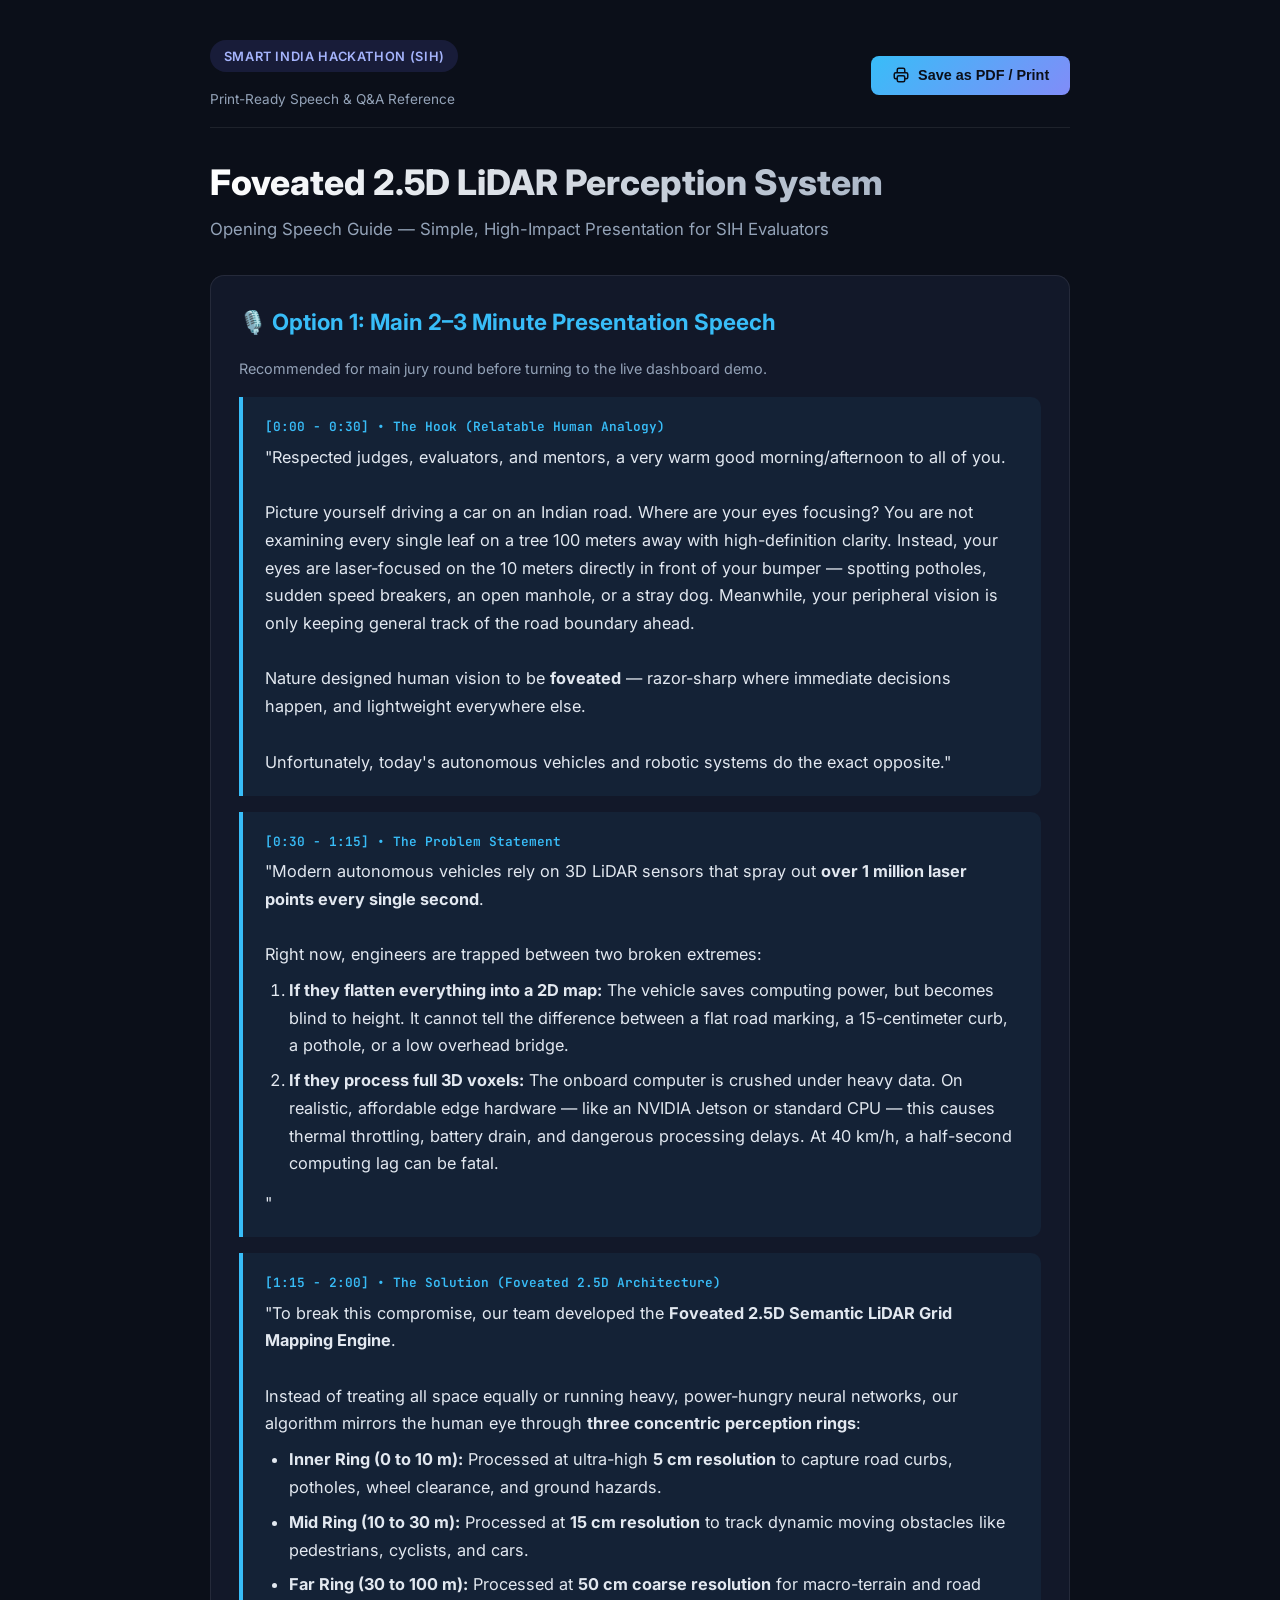
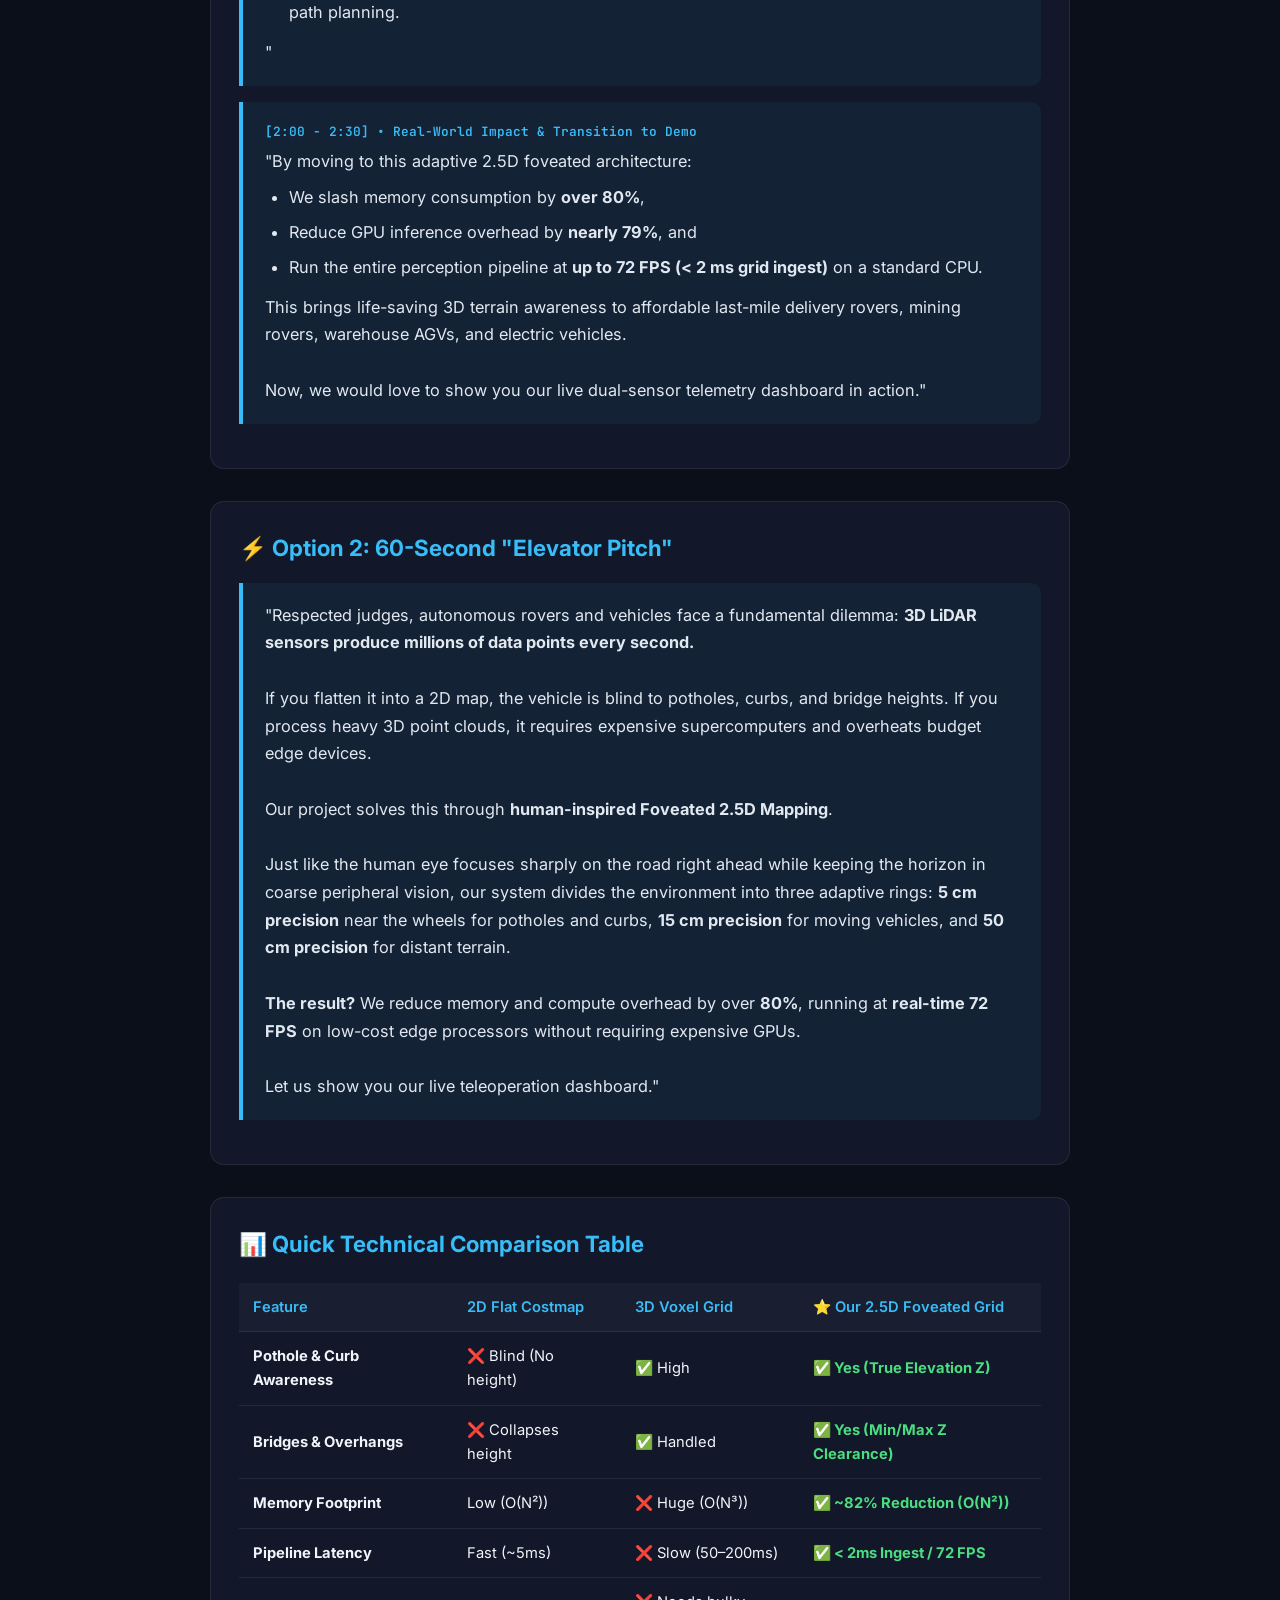
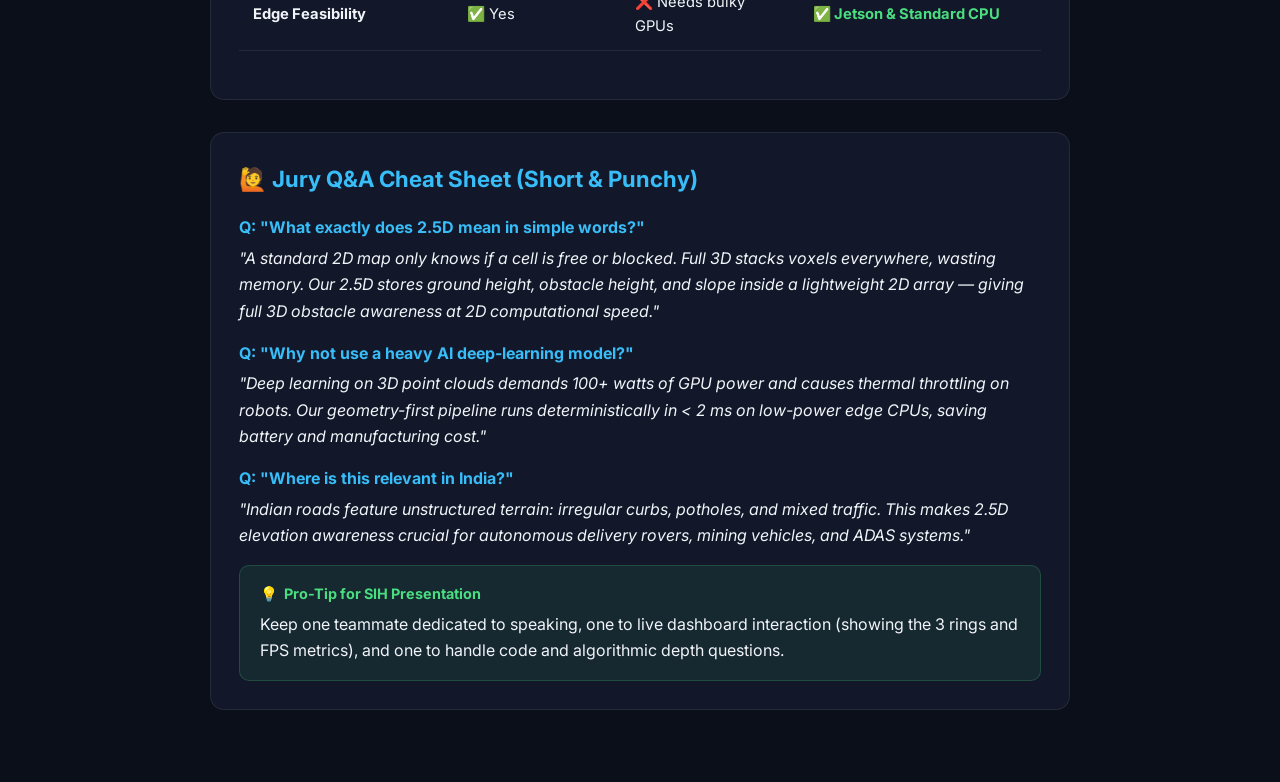
<file: SIH_OPENING_SPEECH.html>
<!DOCTYPE html>
<html lang="en">
<head>
  <meta charset="UTF-8">
  <meta name="viewport" content="width=device-width, initial-scale=1.0">
  <title>SIH Presentation Speech — Foveated 2.5D LiDAR Perception</title>
  <link rel="preconnect" href="https://fonts.googleapis.com">
  <link rel="preconnect" href="https://fonts.gstatic.com" crossorigin>
  <link href="https://fonts.googleapis.com/css2?family=Inter:wght@300;400;500;600;700;800&family=JetBrains+Mono:wght@400;600&display=swap" rel="stylesheet">
  <style>
    :root {
      --bg-primary: #0b0f19;
      --bg-card: rgba(20, 27, 45, 0.85);
      --border-color: rgba(255, 255, 255, 0.08);
      --accent: #38bdf8;
      --accent-grad: linear-gradient(135deg, #38bdf8 0%, #818cf8 100%);
      --text-main: #f1f5f9;
      --text-muted: #94a3b8;
      --quote-bg: rgba(56, 189, 248, 0.06);
      --quote-border: #38bdf8;
      --tag-bg: rgba(99, 102, 241, 0.15);
      --tag-text: #a5b4fc;
      --green: #4ade80;
      --yellow: #facc15;
    }

    * {
      box-sizing: border-box;
      margin: 0;
      padding: 0;
    }

    body {
      font-family: 'Inter', sans-serif;
      background-color: var(--bg-primary);
      color: var(--text-main);
      line-height: 1.65;
      padding: 2.5rem 1.5rem;
      display: flex;
      justify-content: center;
    }

    .container {
      max-width: 860px;
      width: 100%;
    }

    .action-bar {
      display: flex;
      justify-content: space-between;
      align-items: center;
      margin-bottom: 2rem;
      padding-bottom: 1rem;
      border-bottom: 1px solid var(--border-color);
    }

    .btn-print {
      background: var(--accent-grad);
      color: #0b0f19;
      font-weight: 700;
      font-size: 0.9rem;
      padding: 0.65rem 1.3rem;
      border-radius: 8px;
      border: none;
      cursor: pointer;
      display: inline-flex;
      align-items: center;
      gap: 0.5rem;
      transition: opacity 0.2s, transform 0.1s;
    }

    .btn-print:hover {
      opacity: 0.9;
      transform: translateY(-1px);
    }

    .header-badge {
      display: inline-block;
      padding: 0.35rem 0.85rem;
      font-size: 0.8rem;
      font-weight: 600;
      letter-spacing: 0.05em;
      text-transform: uppercase;
      background: var(--tag-bg);
      color: var(--tag-text);
      border-radius: 9999px;
      margin-bottom: 1rem;
    }

    h1 {
      font-size: 2.2rem;
      font-weight: 800;
      line-height: 1.25;
      margin-bottom: 0.75rem;
      background: linear-gradient(to right, #ffffff, #94a3b8);
      -webkit-background-clip: text;
      -webkit-text-fill-color: transparent;
    }

    .subtitle {
      font-size: 1.05rem;
      color: var(--text-muted);
      margin-bottom: 2rem;
    }

    .card {
      background: var(--bg-card);
      border: 1px solid var(--border-color);
      border-radius: 14px;
      padding: 1.75rem;
      margin-bottom: 2rem;
      backdrop-filter: blur(12px);
    }

    h2 {
      font-size: 1.4rem;
      font-weight: 700;
      color: #38bdf8;
      margin-bottom: 1rem;
      display: flex;
      align-items: center;
      gap: 0.5rem;
    }

    h3 {
      font-size: 1.1rem;
      font-weight: 600;
      color: #e2e8f0;
      margin: 1.2rem 0 0.5rem 0;
    }

    .speech-box {
      background: var(--quote-bg);
      border-left: 4px solid var(--quote-border);
      padding: 1.2rem 1.4rem;
      border-radius: 0 10px 10px 0;
      margin: 1rem 0;
      font-size: 1.02rem;
      color: #e2e8f0;
      line-height: 1.7;
    }

    .time-tag {
      font-family: 'JetBrains Mono', monospace;
      font-size: 0.8rem;
      color: #38bdf8;
      font-weight: 600;
      margin-bottom: 0.35rem;
      display: block;
    }

    ul, ol {
      padding-left: 1.5rem;
      margin: 0.75rem 0;
    }

    li {
      margin-bottom: 0.45rem;
    }

    table {
      width: 100%;
      border-collapse: collapse;
      margin: 1.25rem 0;
      font-size: 0.92rem;
    }

    th, td {
      padding: 0.75rem 0.9rem;
      text-align: left;
      border-bottom: 1px solid var(--border-color);
    }

    th {
      background: rgba(255, 255, 255, 0.03);
      color: #38bdf8;
      font-weight: 600;
    }

    .pro-tip {
      background: rgba(74, 222, 128, 0.08);
      border: 1px solid rgba(74, 222, 128, 0.2);
      border-radius: 10px;
      padding: 1rem 1.25rem;
      margin-top: 1rem;
    }

    .pro-tip-title {
      color: var(--green);
      font-weight: 700;
      font-size: 0.9rem;
      margin-bottom: 0.35rem;
      display: flex;
      align-items: center;
      gap: 0.4rem;
    }

    /* Print Styles for PDF export */
    @media print {
      body {
        background: #ffffff !important;
        color: #111827 !important;
        padding: 0.5in !important;
      }
      .action-bar, .btn-print {
        display: none !important;
      }
      .card {
        background: transparent !important;
        border: 1px solid #e5e7eb !important;
        box-shadow: none !important;
        page-break-inside: avoid;
        margin-bottom: 1.2rem !important;
        padding: 1rem !important;
      }
      h1 {
        color: #111827 !important;
        -webkit-text-fill-color: initial !important;
        font-size: 1.6rem !important;
      }
      h2 {
        color: #1d4ed8 !important;
        font-size: 1.2rem !important;
      }
      .speech-box {
        background: #f8fafc !important;
        border-left: 4px solid #2563eb !important;
        color: #1f2937 !important;
      }
      table th {
        background: #f3f4f6 !important;
        color: #111827 !important;
      }
      table td {
        border-bottom: 1px solid #e5e7eb !important;
        color: #374151 !important;
      }
      .time-tag {
        color: #2563eb !important;
      }
    }
  </style>
</head>
<body>

  <div class="container">
    <div class="action-bar">
      <div>
        <span class="header-badge">Smart India Hackathon (SIH)</span>
        <div style="font-size: 0.85rem; color: var(--text-muted);">Print-Ready Speech & Q&A Reference</div>
      </div>
      <button class="btn-print" onclick="window.print()">
        <svg width="18" height="18" fill="none" stroke="currentColor" viewBox="0 0 24 24">
          <path stroke-linecap="round" stroke-linejoin="round" stroke-width="2" d="M17 17h2a2 2 0 002-2v-4a2 2 0 00-2-2H5a2 2 0 00-2 2v4a2 2 0 002 2h2m2 4h6a2 2 0 002-2v-4a2 2 0 00-2-2H9a2 2 0 00-2 2v4a2 2 0 002 2zm8-12V5a2 2 0 00-2-2H9a2 2 0 00-2 2v4h10z"></path>
        </svg>
        Save as PDF / Print
      </button>
    </div>

    <h1>Foveated 2.5D LiDAR Perception System</h1>
    <div class="subtitle">
      Opening Speech Guide &mdash; Simple, High-Impact Presentation for SIH Evaluators
    </div>

    <!-- MAIN SPEECH CARD -->
    <div class="card">
      <h2>🎙️ Option 1: Main 2–3 Minute Presentation Speech</h2>
      <p style="color: var(--text-muted); font-size: 0.9rem; margin-bottom: 1rem;">
        Recommended for main jury round before turning to the live dashboard demo.
      </p>

      <div class="speech-box">
        <span class="time-tag">[0:00 - 0:30] &bull; The Hook (Relatable Human Analogy)</span>
        "Respected judges, evaluators, and mentors, a very warm good morning/afternoon to all of you.<br><br>
        Picture yourself driving a car on an Indian road. Where are your eyes focusing? 
        You are not examining every single leaf on a tree 100 meters away with high-definition clarity. Instead, your eyes are laser-focused on the 10 meters directly in front of your bumper &mdash; spotting potholes, sudden speed breakers, an open manhole, or a stray dog. Meanwhile, your peripheral vision is only keeping general track of the road boundary ahead.<br><br>
        Nature designed human vision to be <strong>foveated</strong> &mdash; razor-sharp where immediate decisions happen, and lightweight everywhere else.<br><br>
        Unfortunately, today's autonomous vehicles and robotic systems do the exact opposite."
      </div>

      <div class="speech-box">
        <span class="time-tag">[0:30 - 1:15] &bull; The Problem Statement</span>
        "Modern autonomous vehicles rely on 3D LiDAR sensors that spray out <strong>over 1 million laser points every single second</strong>.<br><br>
        Right now, engineers are trapped between two broken extremes:
        <ol style="margin-top: 0.5rem;">
          <li><strong>If they flatten everything into a 2D map:</strong> The vehicle saves computing power, but becomes blind to height. It cannot tell the difference between a flat road marking, a 15-centimeter curb, a pothole, or a low overhead bridge.</li>
          <li><strong>If they process full 3D voxels:</strong> The onboard computer is crushed under heavy data. On realistic, affordable edge hardware &mdash; like an NVIDIA Jetson or standard CPU &mdash; this causes thermal throttling, battery drain, and dangerous processing delays. At 40 km/h, a half-second computing lag can be fatal.</li>
        </ol>"
      </div>

      <div class="speech-box">
        <span class="time-tag">[1:15 - 2:00] &bull; The Solution (Foveated 2.5D Architecture)</span>
        "To break this compromise, our team developed the <strong>Foveated 2.5D Semantic LiDAR Grid Mapping Engine</strong>.<br><br>
        Instead of treating all space equally or running heavy, power-hungry neural networks, our algorithm mirrors the human eye through <strong>three concentric perception rings</strong>:
        <ul style="margin-top: 0.5rem;">
          <li><strong>Inner Ring (0 to 10 m):</strong> Processed at ultra-high <strong>5 cm resolution</strong> to capture road curbs, potholes, wheel clearance, and ground hazards.</li>
          <li><strong>Mid Ring (10 to 30 m):</strong> Processed at <strong>15 cm resolution</strong> to track dynamic moving obstacles like pedestrians, cyclists, and cars.</li>
          <li><strong>Far Ring (30 to 100 m):</strong> Processed at <strong>50 cm coarse resolution</strong> for macro-terrain and road path planning.</li>
        </ul>"
      </div>

      <div class="speech-box">
        <span class="time-tag">[2:00 - 2:30] &bull; Real-World Impact & Transition to Demo</span>
        "By moving to this adaptive 2.5D foveated architecture:
        <ul style="margin-top: 0.5rem;">
          <li>We slash memory consumption by <strong>over 80%</strong>,</li>
          <li>Reduce GPU inference overhead by <strong>nearly 79%</strong>, and</li>
          <li>Run the entire perception pipeline at <strong>up to 72 FPS (&lt; 2 ms grid ingest)</strong> on a standard CPU.</li>
        </ul>
        This brings life-saving 3D terrain awareness to affordable last-mile delivery rovers, mining rovers, warehouse AGVs, and electric vehicles.<br><br>
        Now, we would love to show you our live dual-sensor telemetry dashboard in action."
      </div>
    </div>

    <!-- ELEVATOR PITCH -->
    <div class="card">
      <h2>⚡ Option 2: 60-Second "Elevator Pitch"</h2>
      <div class="speech-box">
        "Respected judges, autonomous rovers and vehicles face a fundamental dilemma: <strong>3D LiDAR sensors produce millions of data points every second.</strong><br><br>
        If you flatten it into a 2D map, the vehicle is blind to potholes, curbs, and bridge heights. If you process heavy 3D point clouds, it requires expensive supercomputers and overheats budget edge devices.<br><br>
        Our project solves this through <strong>human-inspired Foveated 2.5D Mapping</strong>.<br><br>
        Just like the human eye focuses sharply on the road right ahead while keeping the horizon in coarse peripheral vision, our system divides the environment into three adaptive rings:
        <strong>5 cm precision</strong> near the wheels for potholes and curbs, <strong>15 cm precision</strong> for moving vehicles, and <strong>50 cm precision</strong> for distant terrain.<br><br>
        <strong>The result?</strong> We reduce memory and compute overhead by over <strong>80%</strong>, running at <strong>real-time 72 FPS</strong> on low-cost edge processors without requiring expensive GPUs.<br><br>
        Let us show you our live teleoperation dashboard."
      </div>
    </div>

    <!-- COMPARISON TABLE -->
    <div class="card">
      <h2>📊 Quick Technical Comparison Table</h2>
      <table>
        <thead>
          <tr>
            <th>Feature</th>
            <th>2D Flat Costmap</th>
            <th>3D Voxel Grid</th>
            <th>⭐ Our 2.5D Foveated Grid</th>
          </tr>
        </thead>
        <tbody>
          <tr>
            <td><strong>Pothole & Curb Awareness</strong></td>
            <td>❌ Blind (No height)</td>
            <td>✅ High</td>
            <td><strong style="color: var(--green);">✅ Yes (True Elevation Z)</strong></td>
          </tr>
          <tr>
            <td><strong>Bridges & Overhangs</strong></td>
            <td>❌ Collapses height</td>
            <td>✅ Handled</td>
            <td><strong style="color: var(--green);">✅ Yes (Min/Max Z Clearance)</strong></td>
          </tr>
          <tr>
            <td><strong>Memory Footprint</strong></td>
            <td>Low (O(N²))</td>
            <td>❌ Huge (O(N³))</td>
            <td><strong style="color: var(--green);">✅ ~82% Reduction (O(N²))</strong></td>
          </tr>
          <tr>
            <td><strong>Pipeline Latency</strong></td>
            <td>Fast (~5ms)</td>
            <td>❌ Slow (50–200ms)</td>
            <td><strong style="color: var(--green);">✅ &lt; 2ms Ingest / 72 FPS</strong></td>
          </tr>
          <tr>
            <td><strong>Edge Feasibility</strong></td>
            <td>✅ Yes</td>
            <td>❌ Needs bulky GPUs</td>
            <td><strong style="color: var(--green);">✅ Jetson & Standard CPU</strong></td>
          </tr>
        </tbody>
      </table>
    </div>

    <!-- QUESTIONS CHEAT SHEET -->
    <div class="card">
      <h2>🙋 Jury Q&A Cheat Sheet (Short & Punchy)</h2>
      <div style="margin-bottom: 1rem;">
        <strong style="color: #38bdf8;">Q: "What exactly does 2.5D mean in simple words?"</strong>
        <p style="margin-top: 0.25rem;"><em>"A standard 2D map only knows if a cell is free or blocked. Full 3D stacks voxels everywhere, wasting memory. Our 2.5D stores ground height, obstacle height, and slope inside a lightweight 2D array &mdash; giving full 3D obstacle awareness at 2D computational speed."</em></p>
      </div>
      <div style="margin-bottom: 1rem;">
        <strong style="color: #38bdf8;">Q: "Why not use a heavy AI deep-learning model?"</strong>
        <p style="margin-top: 0.25rem;"><em>"Deep learning on 3D point clouds demands 100+ watts of GPU power and causes thermal throttling on robots. Our geometry-first pipeline runs deterministically in &lt; 2 ms on low-power edge CPUs, saving battery and manufacturing cost."</em></p>
      </div>
      <div>
        <strong style="color: #38bdf8;">Q: "Where is this relevant in India?"</strong>
        <p style="margin-top: 0.25rem;"><em>"Indian roads feature unstructured terrain: irregular curbs, potholes, and mixed traffic. This makes 2.5D elevation awareness crucial for autonomous delivery rovers, mining vehicles, and ADAS systems."</em></p>
      </div>

      <div class="pro-tip">
        <div class="pro-tip-title">
          <span>💡</span> Pro-Tip for SIH Presentation
        </div>
        <div>Keep one teammate dedicated to speaking, one to live dashboard interaction (showing the 3 rings and FPS metrics), and one to handle code and algorithmic depth questions.</div>
      </div>
    </div>
  </div>

</body>
</html>
</file>
